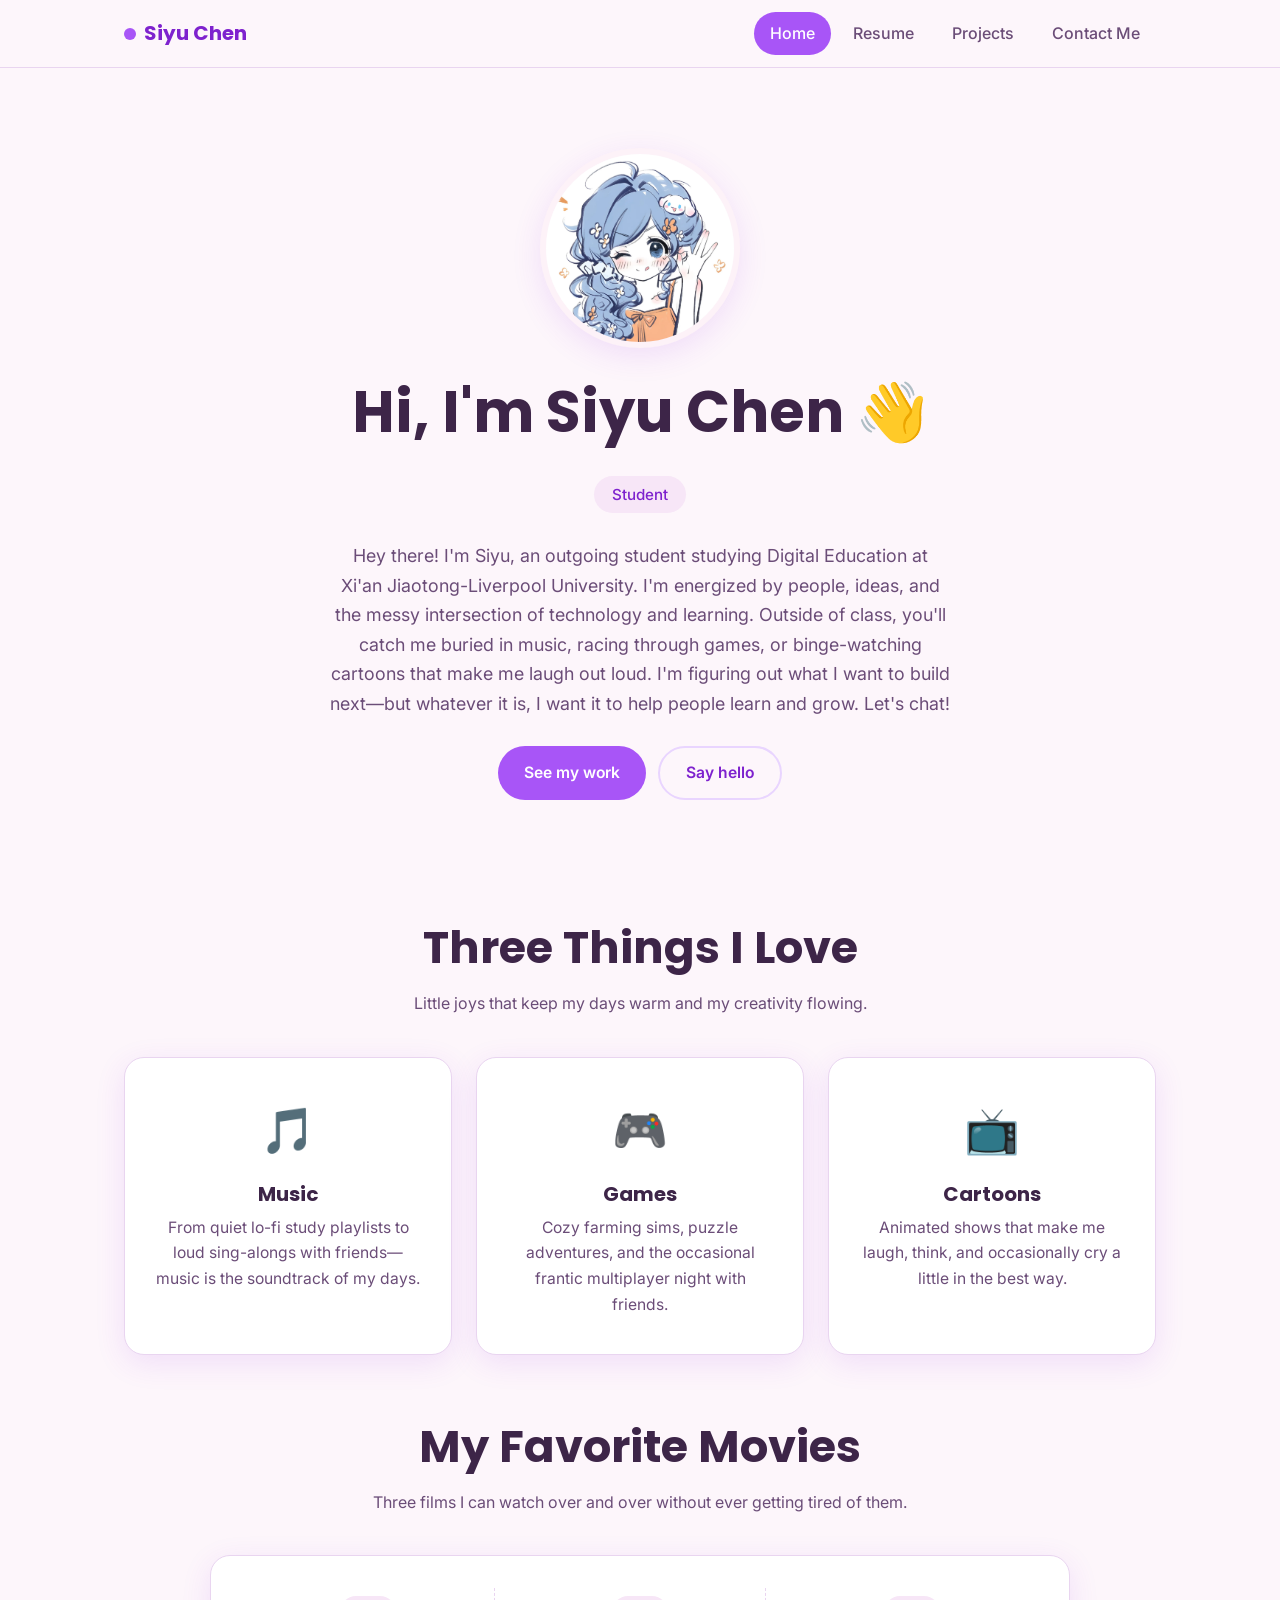
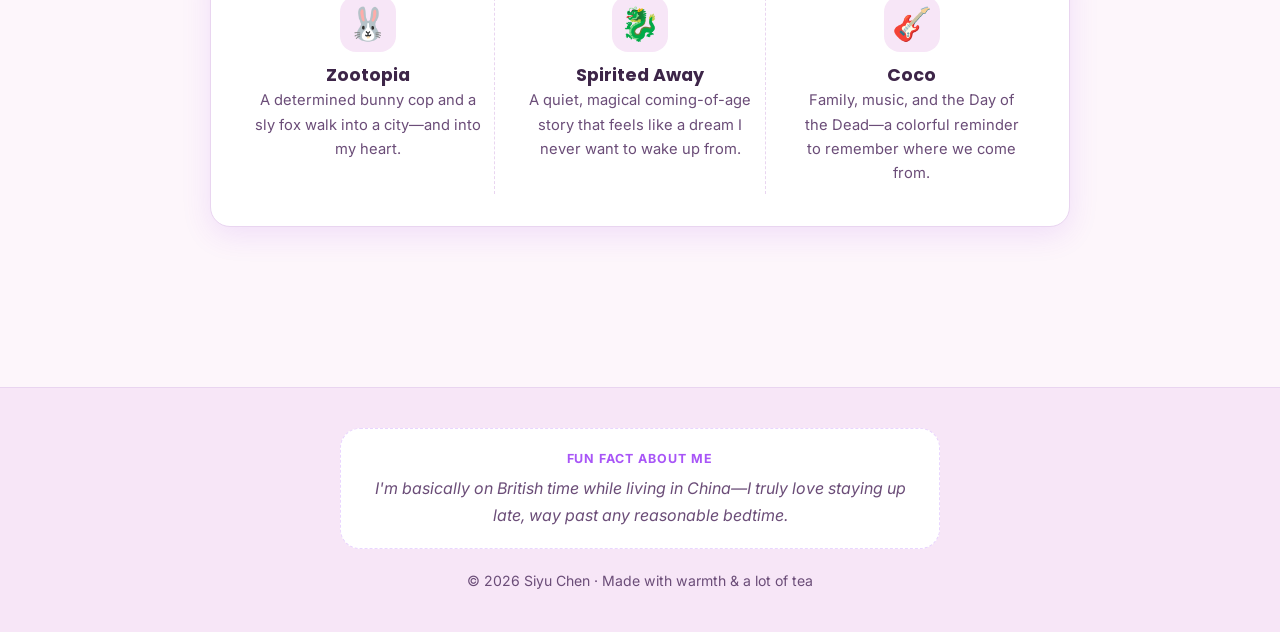
<file: index.html>
<!DOCTYPE html>
<html lang="en">
<head>
  <meta charset="UTF-8" />
  <meta name="viewport" content="width=device-width, initial-scale=1.0" />
  <title>Siyu Chen — Home</title>
  <meta name="description" content="Hi, I'm Siyu Chen. A curious student who loves learning, building small things, and meeting interesting people." />
  <link rel="preconnect" href="https://fonts.googleapis.com" />
  <link rel="preconnect" href="https://fonts.gstatic.com" crossorigin />
  <link href="https://fonts.googleapis.com/css2?family=Inter:wght@400;500;600&family=Poppins:wght@500;600;700&display=swap" rel="stylesheet" />
  <link rel="stylesheet" href="css/styles.css" />
</head>
<body>

  <!-- Navigation -->
  <nav class="nav">
    <div class="nav-inner">
      <a href="index.html" class="brand"><span class="brand-dot"></span>Siyu Chen</a>
      <button class="nav-toggle" aria-label="Toggle menu"><span></span></button>
      <ul class="nav-links">
        <li><a href="index.html">Home</a></li>
        <li><a href="resume.html">Resume</a></li>
        <li><a href="projects.html">Projects</a></li>
        <li><a href="contact.html">Contact Me</a></li>
      </ul>
    </div>
  </nav>

  <main>
    <!-- Hero -->
    <section class="hero">
      <div class="container">
        <div class="hero-inner">
          <img class="headshot" src="images/headshot.jpg" alt="Headshot of Siyu Chen" />
          <h1 class="hero-name">Hi, I'm Siyu Chen 👋</h1>
          <span class="hero-tag">Student</span>
          <p class="hero-intro">
            Hey there! I'm Siyu, an outgoing student studying Digital Education at
            Xi'an Jiaotong-Liverpool University. I'm energized by people, ideas, and
            the messy intersection of technology and learning. Outside of class,
            you'll catch me buried in music, racing through games, or binge-watching
            cartoons that make me laugh out loud. I'm figuring out what I want to
            build next—but whatever it is, I want it to help people learn and grow.
            Let's chat!
          </p>
          <div class="hero-cta">
            <a href="projects.html" class="btn btn-primary">See my work</a>
            <a href="contact.html" class="btn btn-ghost">Say hello</a>
          </div>
        </div>
      </div>
    </section>

    <!-- Three things I like -->
    <section class="section">
      <div class="container">
        <h2 class="section-title">Three Things I Love</h2>
        <p class="section-sub">Little joys that keep my days warm and my creativity flowing.</p>
        <div class="likes-grid">
          <div class="like-card">
            <span class="like-emoji">🎵</span>
            <h3>Music</h3>
            <p>From quiet lo-fi study playlists to loud sing-alongs with friends—music is the soundtrack of my days.</p>
          </div>
          <div class="like-card">
            <span class="like-emoji">🎮</span>
            <h3>Games</h3>
            <p>Cozy farming sims, puzzle adventures, and the occasional frantic multiplayer night with friends.</p>
          </div>
          <div class="like-card">
            <span class="like-emoji">📺</span>
            <h3>Cartoons</h3>
            <p>Animated shows that make me laugh, think, and occasionally cry a little in the best way.</p>
          </div>
        </div>
      </div>
    </section>

    <!-- Favorite movies -->
    <section class="section" style="padding-top:0;">
      <div class="container">
        <h2 class="section-title">My Favorite Movies</h2>
        <p class="section-sub">Three films I can watch over and over without ever getting tired of them.</p>
        <div class="movie-card">
          <ul class="movie-list">
            <li>
              <span class="movie-emoji">🐰</span>
              <div>
                <h3>Zootopia</h3>
                <p>A determined bunny cop and a sly fox walk into a city—and into my heart.</p>
              </div>
            </li>
            <li>
              <span class="movie-emoji">🐉</span>
              <div>
                <h3>Spirited Away</h3>
                <p>A quiet, magical coming-of-age story that feels like a dream I never want to wake up from.</p>
              </div>
            </li>
            <li>
              <span class="movie-emoji">🎸</span>
              <div>
                <h3>Coco</h3>
                <p>Family, music, and the Day of the Dead—a colorful reminder to remember where we come from.</p>
              </div>
            </li>
          </ul>
        </div>
      </div>
    </section>
  </main>

  <!-- Footer with fun fact -->
  <footer class="footer">
    <div class="container">
      <div class="fun-fact">
        <div class="ff-label">Fun Fact About Me</div>
        <p>I'm basically on British time while living in China—I truly love staying up late, way past any reasonable bedtime.</p>
      </div>
      <div class="footer-bottom">
        <p>&copy; 2026 Siyu Chen · Made with warmth &amp; a lot of tea</p>
      </div>
    </div>
  </footer>

  <script src="js/main.js"></script>
</body>
</html>
</file>
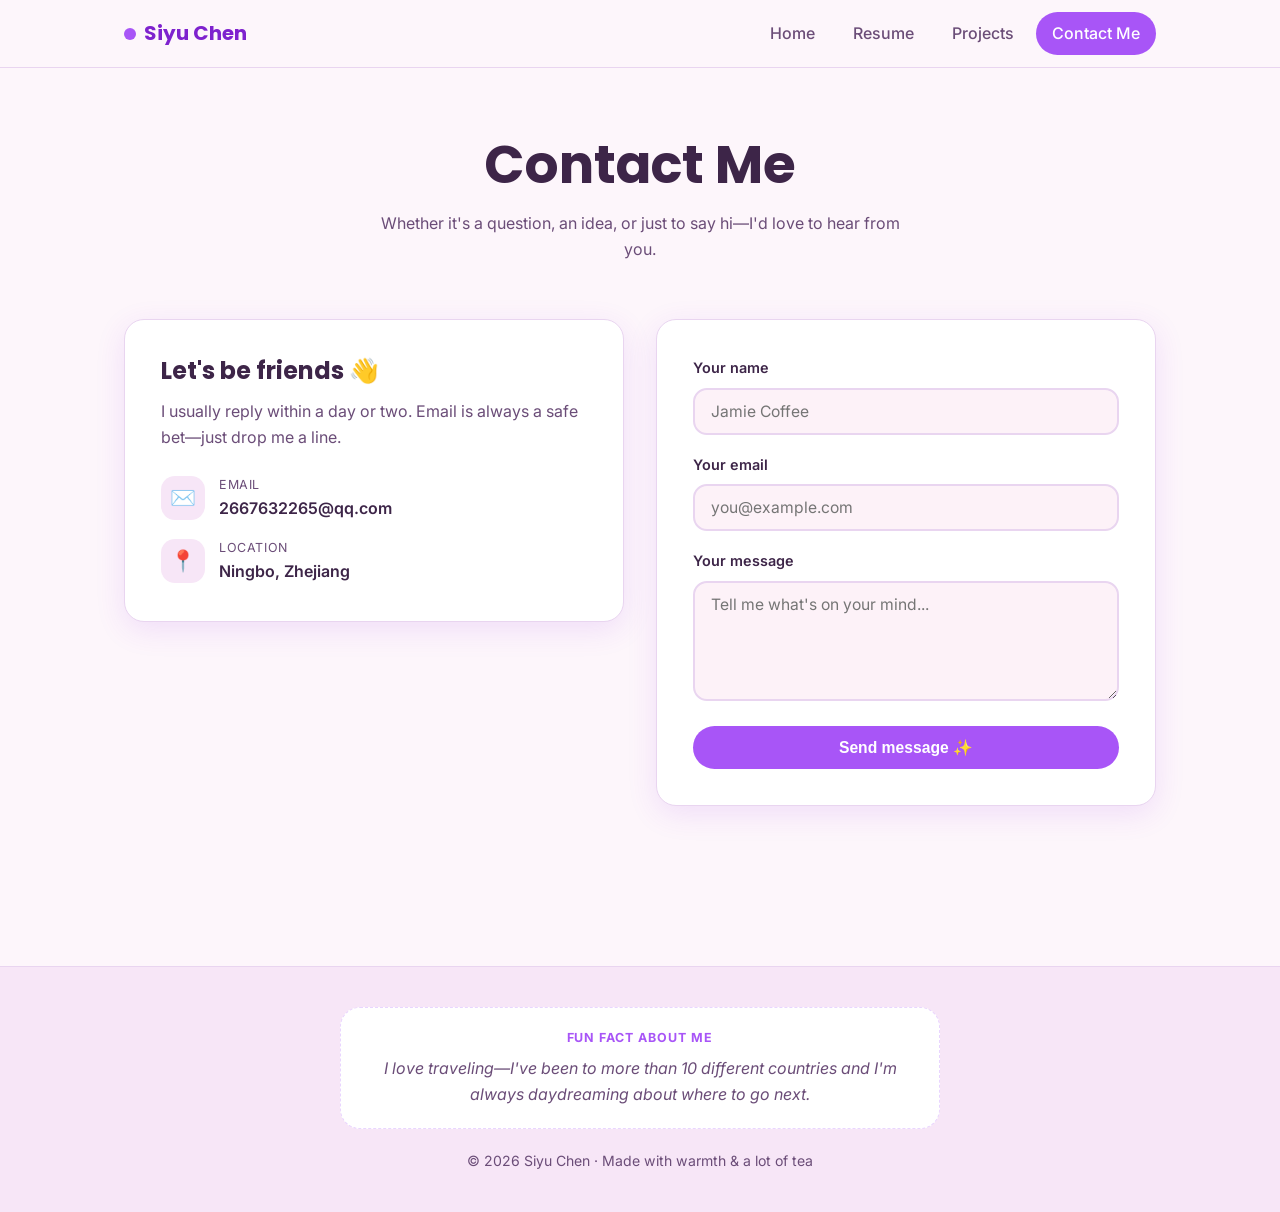
<file: contact.html>
<!DOCTYPE html>
<html lang="en">
<head>
  <meta charset="UTF-8" />
  <meta name="viewport" content="width=device-width, initial-scale=1.0" />
  <title>Siyu Chen — Contact Me</title>
  <meta name="description" content="Get in touch with Siyu Chen." />
  <link rel="preconnect" href="https://fonts.googleapis.com" />
  <link rel="preconnect" href="https://fonts.gstatic.com" crossorigin />
  <link href="https://fonts.googleapis.com/css2?family=Inter:wght@400;500;600&family=Poppins:wght@500;600;700&display=swap" rel="stylesheet" />
  <link rel="stylesheet" href="css/styles.css" />
</head>
<body>

  <!-- Navigation -->
  <nav class="nav">
    <div class="nav-inner">
      <a href="index.html" class="brand"><span class="brand-dot"></span>Siyu Chen</a>
      <button class="nav-toggle" aria-label="Toggle menu"><span></span></button>
      <ul class="nav-links">
        <li><a href="index.html">Home</a></li>
        <li><a href="resume.html">Resume</a></li>
        <li><a href="projects.html">Projects</a></li>
        <li><a href="contact.html">Contact Me</a></li>
      </ul>
    </div>
  </nav>

  <main>
    <section class="page-header">
      <div class="container">
        <h1>Contact Me</h1>
        <p>Whether it's a question, an idea, or just to say hi—I'd love to hear from you.</p>
      </div>
    </section>

    <section class="section" style="padding-top:24px;">
      <div class="container">
        <div class="contact-grid">

          <!-- Contact info -->
          <div class="contact-info">
            <h2>Let's be friends 👋</h2>
            <p>I usually reply within a day or two. Email is always a safe bet—just drop me a line.</p>
            <ul class="contact-list">
              <li>
                <span class="icon">✉️</span>
                <div>
                  <div class="label">Email</div>
                  <div class="value">2667632265@qq.com</div>
                </div>
              </li>
              <li>
                <span class="icon">📍</span>
                <div>
                  <div class="label">Location</div>
                  <div class="value">Ningbo, Zhejiang</div>
                </div>
              </li>
            </ul>
          </div>

          <!-- Contact form -->
          <form class="contact-form">
            <div class="form-group">
              <label for="name">Your name</label>
              <input type="text" id="name" name="name" placeholder="Jamie Coffee" required />
            </div>
            <div class="form-group">
              <label for="email">Your email</label>
              <input type="email" id="email" name="email" placeholder="you@example.com" required />
            </div>
            <div class="form-group">
              <label for="message">Your message</label>
              <textarea id="message" name="message" placeholder="Tell me what's on your mind..." required></textarea>
            </div>
            <button type="submit" class="btn btn-primary" style="width:100%;justify-content:center;">Send message ✨</button>
            <p id="form-note" style="display:none;margin-top:16px;color:var(--accent-dark);font-weight:600;text-align:center;"></p>
          </form>

        </div>
      </div>
    </section>
  </main>

  <footer class="footer">
    <div class="container">
      <div class="fun-fact">
        <div class="ff-label">Fun Fact About Me</div>
        <p>I love traveling—I've been to more than 10 different countries and I'm always daydreaming about where to go next.</p>
      </div>
      <div class="footer-bottom">
        <p>&copy; 2026 Siyu Chen · Made with warmth &amp; a lot of tea</p>
      </div>
    </div>
  </footer>

  <script src="js/main.js"></script>
</body>
</html>
</file>
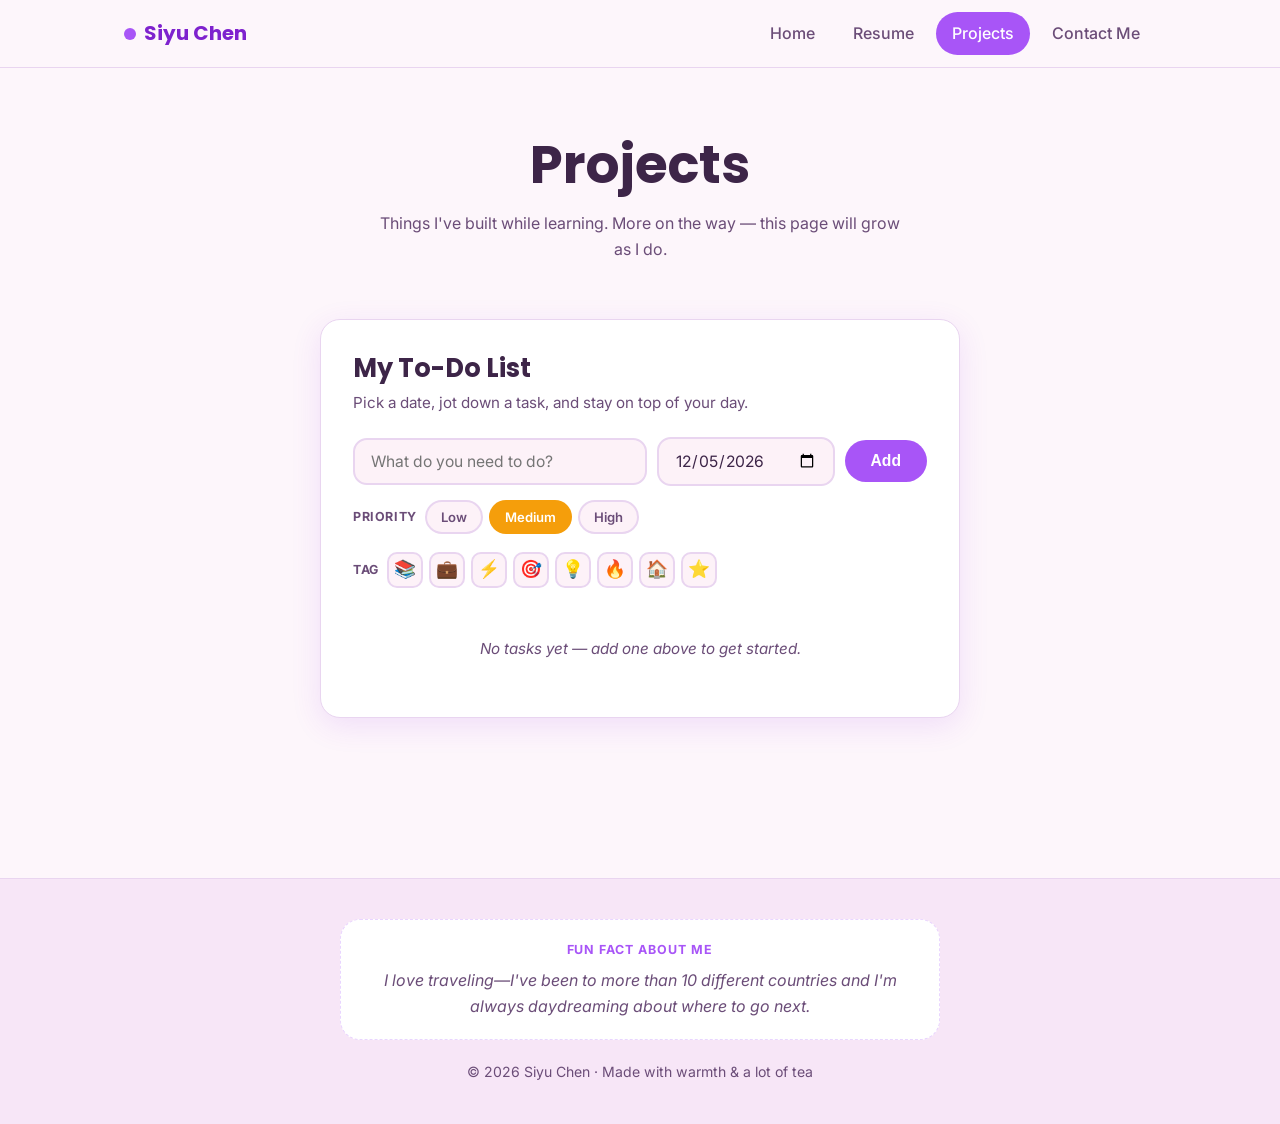
<file: projects.html>
<!DOCTYPE html>
<html lang="en">
<head>
  <meta charset="UTF-8" />
  <meta name="viewport" content="width=device-width, initial-scale=1.0" />
  <title>Siyu Chen — Projects</title>
  <meta name="description" content="A selection of projects built by Siyu Chen." />
  <link rel="preconnect" href="https://fonts.googleapis.com" />
  <link rel="preconnect" href="https://fonts.gstatic.com" crossorigin />
  <link href="https://fonts.googleapis.com/css2?family=Inter:wght@400;500;600&family=Poppins:wght@500;600;700&display=swap" rel="stylesheet" />
  <link rel="stylesheet" href="css/styles.css" />
</head>
<body>

  <!-- Navigation -->
  <nav class="nav">
    <div class="nav-inner">
      <a href="index.html" class="brand"><span class="brand-dot"></span>Siyu Chen</a>
      <button class="nav-toggle" aria-label="Toggle menu"><span></span></button>
      <ul class="nav-links">
        <li><a href="index.html">Home</a></li>
        <li><a href="resume.html">Resume</a></li>
        <li><a href="projects.html">Projects</a></li>
        <li><a href="contact.html">Contact Me</a></li>
      </ul>
    </div>
  </nav>

  <main>
    <section class="page-header">
      <div class="container">
        <h1>Projects</h1>
        <p>Things I've built while learning. More on the way — this page will grow as I do.</p>
      </div>
    </section>

    <section class="section" style="padding-top:24px;">
      <div class="container">
        <div class="todo-app">
          <div class="todo-card">
            <h2 class="todo-title">My To-Do List</h2>
            <p class="todo-sub">Pick a date, jot down a task, and stay on top of your day.</p>
            <form class="todo-form" id="todo-form">
              <div class="todo-form-row">
                <input type="text" id="todo-input" placeholder="What do you need to do?" autocomplete="off" required />
                <input type="date" id="todo-date" required />
                <button type="submit" class="btn btn-primary">Add</button>
              </div>
              <div class="todo-pickers">
                <div class="picker-group">
                  <span class="picker-label">Priority</span>
                  <div class="seg" id="priority-picker" role="group">
                    <button type="button" class="seg-btn" data-priority="low">Low</button>
                    <button type="button" class="seg-btn active" data-priority="medium">Medium</button>
                    <button type="button" class="seg-btn" data-priority="high">High</button>
                  </div>
                </div>
                <div class="picker-group">
                  <span class="picker-label">Tag</span>
                  <div class="emoji-picker" id="emoji-picker">
                    <button type="button" class="emoji-btn" data-emoji="📚" aria-label="Books">📚</button>
                    <button type="button" class="emoji-btn" data-emoji="💼" aria-label="Work">💼</button>
                    <button type="button" class="emoji-btn" data-emoji="⚡" aria-label="Urgent">⚡</button>
                    <button type="button" class="emoji-btn" data-emoji="🎯" aria-label="Goal">🎯</button>
                    <button type="button" class="emoji-btn" data-emoji="💡" aria-label="Idea">💡</button>
                    <button type="button" class="emoji-btn" data-emoji="🔥" aria-label="Hot">🔥</button>
                    <button type="button" class="emoji-btn" data-emoji="🏠" aria-label="Home">🏠</button>
                    <button type="button" class="emoji-btn" data-emoji="⭐" aria-label="Star">⭐</button>
                  </div>
                </div>
              </div>
            </form>
            <p class="todo-count" id="todo-count">0 of 0 tasks completed</p>
            <ul class="todo-list" id="todo-list"></ul>
            <p class="todo-empty" id="todo-empty">No tasks yet — add one above to get started.</p>
          </div>
        </div>
      </div>
    </section>
  </main>

  <footer class="footer">
    <div class="container">
      <div class="fun-fact">
        <div class="ff-label">Fun Fact About Me</div>
        <p>I love traveling—I've been to more than 10 different countries and I'm always daydreaming about where to go next.</p>
      </div>
      <div class="footer-bottom">
        <p>&copy; 2026 Siyu Chen · Made with warmth &amp; a lot of tea</p>
      </div>
    </div>
  </footer>

  <script src="js/main.js?v=2"></script>
</body>
</html>
</file>
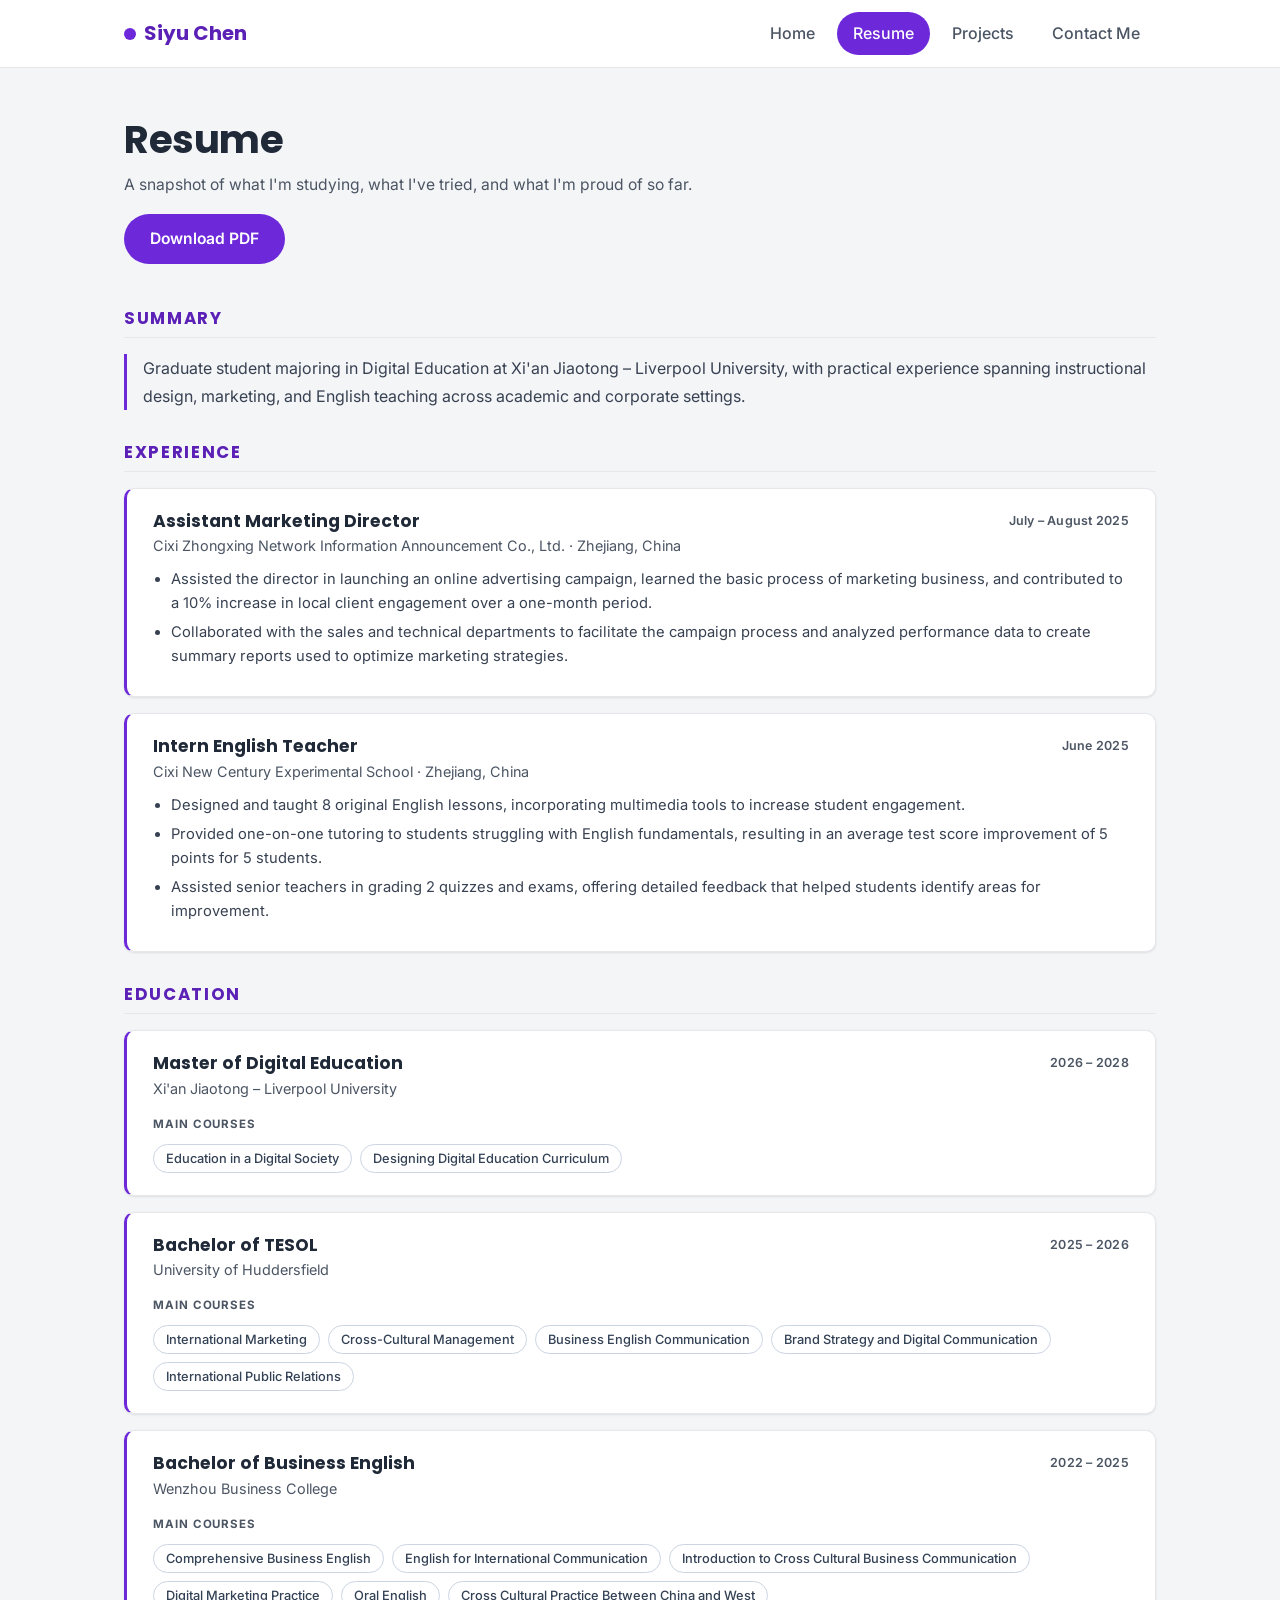
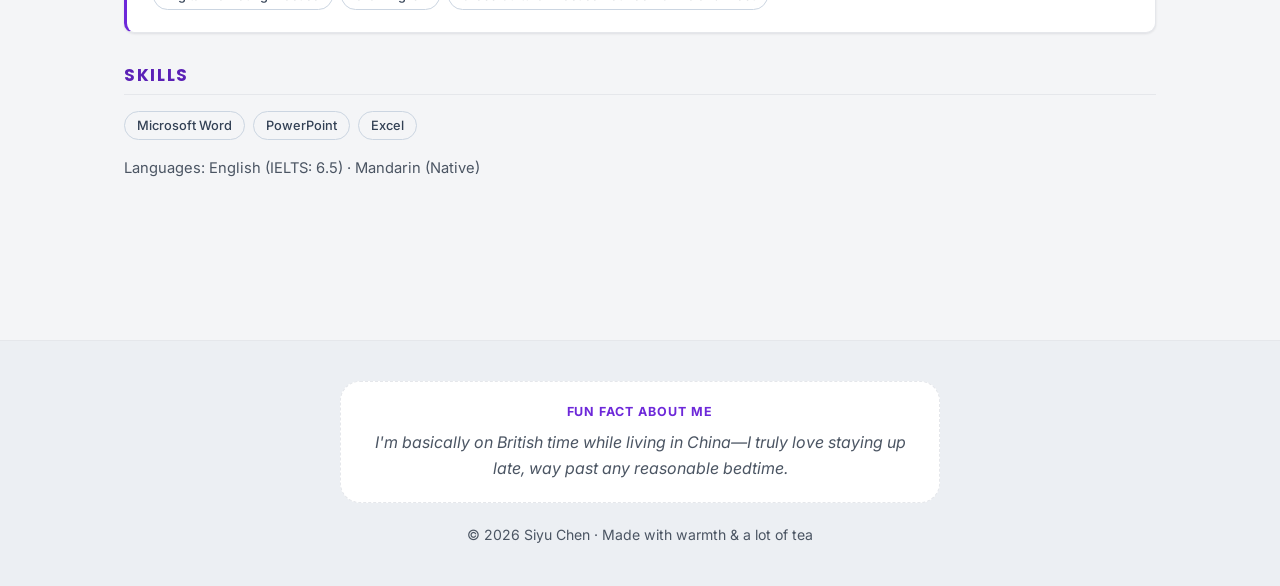
<file: resume.html>
<!DOCTYPE html>
<html lang="en">
<head>
  <meta charset="UTF-8" />
  <meta name="viewport" content="width=device-width, initial-scale=1.0" />
  <title>Siyu Chen — Resume</title>
  <meta name="description" content="The resume of Siyu Chen, a curious student from Ningbo, Zhejiang." />
  <link rel="preconnect" href="https://fonts.googleapis.com" />
  <link rel="preconnect" href="https://fonts.gstatic.com" crossorigin />
  <link href="https://fonts.googleapis.com/css2?family=Inter:wght@400;500;600&family=Poppins:wght@500;600;700&display=swap" rel="stylesheet" />
  <link rel="stylesheet" href="css/styles.css" />
</head>
<body class="page-resume">

  <!-- Navigation -->
  <nav class="nav">
    <div class="nav-inner">
      <a href="index.html" class="brand"><span class="brand-dot"></span>Siyu Chen</a>
      <button class="nav-toggle" aria-label="Toggle menu"><span></span></button>
      <ul class="nav-links">
        <li><a href="index.html">Home</a></li>
        <li><a href="resume.html">Resume</a></li>
        <li><a href="projects.html">Projects</a></li>
        <li><a href="contact.html">Contact Me</a></li>
      </ul>
    </div>
  </nav>

  <main>
    <section class="page-header">
      <div class="container">
        <h1>Resume</h1>
        <p>A snapshot of what I'm studying, what I've tried, and what I'm proud of so far.</p>
        <a class="btn btn-primary resume-download" href="resume.pdf" download>Download PDF</a>
      </div>
    </section>

    <section class="section" style="padding-top:24px;">
      <div class="container">
        <div class="resume-sections">

          <!-- Summary -->
          <section class="resume-section">
            <h2 class="resume-heading">Summary</h2>
            <p class="resume-summary">
              Graduate student majoring in Digital Education at Xi'an Jiaotong – Liverpool
              University, with practical experience spanning instructional design, marketing,
              and English teaching across academic and corporate settings.
            </p>
          </section>

          <!-- Experience -->
          <section class="resume-section">
            <h2 class="resume-heading">Experience</h2>
            <div class="resume-entries">
              <div class="timeline-card">
                <span class="period">July – August 2025</span>
                <h3>Assistant Marketing Director</h3>
                <p class="org">Cixi Zhongxing Network Information Announcement Co., Ltd. · Zhejiang, China</p>
                <ul>
                  <li>Assisted the director in launching an online advertising campaign, learned the basic process of marketing business, and contributed to a 10% increase in local client engagement over a one-month period.</li>
                  <li>Collaborated with the sales and technical departments to facilitate the campaign process and analyzed performance data to create summary reports used to optimize marketing strategies.</li>
                </ul>
              </div>
              <div class="timeline-card">
                <span class="period">June 2025</span>
                <h3>Intern English Teacher</h3>
                <p class="org">Cixi New Century Experimental School · Zhejiang, China</p>
                <ul>
                  <li>Designed and taught 8 original English lessons, incorporating multimedia tools to increase student engagement.</li>
                  <li>Provided one-on-one tutoring to students struggling with English fundamentals, resulting in an average test score improvement of 5 points for 5 students.</li>
                  <li>Assisted senior teachers in grading 2 quizzes and exams, offering detailed feedback that helped students identify areas for improvement.</li>
                </ul>
              </div>
            </div>
          </section>

          <!-- Education -->
          <section class="resume-section">
            <h2 class="resume-heading">Education</h2>
            <div class="resume-entries">
              <div class="timeline-card">
                <span class="period">2026 – 2028</span>
                <h3>Master of Digital Education</h3>
                <p class="org">Xi'an Jiaotong – Liverpool University</p>
                <div class="resume-courses">
                  <span class="courses-label">Main courses</span>
                  <div class="skill-tags">
                    <span>Education in a Digital Society</span>
                    <span>Designing Digital Education Curriculum</span>
                  </div>
                </div>
              </div>
              <div class="timeline-card">
                <span class="period">2025 – 2026</span>
                <h3>Bachelor of TESOL</h3>
                <p class="org">University of Huddersfield</p>
                <div class="resume-courses">
                  <span class="courses-label">Main courses</span>
                  <div class="skill-tags">
                    <span>International Marketing</span>
                    <span>Cross-Cultural Management</span>
                    <span>Business English Communication</span>
                    <span>Brand Strategy and Digital Communication</span>
                    <span>International Public Relations</span>
                  </div>
                </div>
              </div>
              <div class="timeline-card">
                <span class="period">2022 – 2025</span>
                <h3>Bachelor of Business English</h3>
                <p class="org">Wenzhou Business College</p>
                <div class="resume-courses">
                  <span class="courses-label">Main courses</span>
                  <div class="skill-tags">
                    <span>Comprehensive Business English</span>
                    <span>English for International Communication</span>
                    <span>Introduction to Cross Cultural Business Communication</span>
                    <span>Digital Marketing Practice</span>
                    <span>Oral English</span>
                    <span>Cross Cultural Practice Between China and West</span>
                  </div>
                </div>
              </div>
            </div>
          </section>

          <!-- Skills -->
          <section class="resume-section">
            <h2 class="resume-heading">Skills</h2>
            <div class="skill-tags">
              <span>Microsoft Word</span>
              <span>PowerPoint</span>
              <span>Excel</span>
            </div>
            <p class="resume-languages">Languages: English (IELTS: 6.5) · Mandarin (Native)</p>
          </section>

        </div>
      </div>
    </section>
  </main>

  <footer class="footer">
    <div class="container">
      <div class="fun-fact">
        <div class="ff-label">Fun Fact About Me</div>
        <p>I'm basically on British time while living in China—I truly love staying up late, way past any reasonable bedtime.</p>
      </div>
      <div class="footer-bottom">
        <p>&copy; 2026 Siyu Chen · Made with warmth &amp; a lot of tea</p>
      </div>
    </div>
  </footer>

  <script src="js/main.js"></script>
</body>
</html>
</file>
<file: css/styles.css>
/* ===== Base & Reset ===== */
*,
*::before,
*::after {
  margin: 0;
  padding: 0;
  box-sizing: border-box;
}

:root {
  --bg: #fdf6fb;
  --bg-alt: #f7e6f7;
  --card: #ffffff;
  --text: #3d2548;
  --text-soft: #6b4d78;
  --accent: #a855f7;
  --accent-dark: #7e22ce;
  --accent-soft: #e9d5ff;
  --pink: #ec4899;
  --pink-soft: #fbcfe8;
  --cream: #fdf2f8;
  --border: #e9d5f0;
  --radius: 20px;
  --radius-sm: 14px;
  --shadow: 0 8px 30px rgba(147, 51, 234, 0.12);
  --shadow-hover: 0 14px 40px rgba(147, 51, 234, 0.2);
  --maxw: 1080px;
  --nav-h: 68px;
}

html {
  scroll-behavior: smooth;
}

body {
  font-family: "Inter", -apple-system, BlinkMacSystemFont, "Segoe UI", sans-serif;
  background: var(--bg);
  color: var(--text);
  line-height: 1.65;
  min-height: 100vh;
  display: flex;
  flex-direction: column;
}

h1, h2, h3, h4 {
  font-family: "Poppins", "Inter", sans-serif;
  line-height: 1.25;
  color: var(--text);
}

a {
  color: var(--accent-dark);
  text-decoration: none;
  transition: color 0.2s ease;
}

a:hover {
  color: var(--accent);
}

img {
  max-width: 100%;
  display: block;
}

/* ===== Layout helpers ===== */
.container {
  width: 100%;
  max-width: var(--maxw);
  margin: 0 auto;
  padding: 0 24px;
}

main {
  flex: 1;
  padding-top: var(--nav-h);
}

.section {
  padding: 64px 0;
}

.section-title {
  font-size: clamp(1.9rem, 5vw, 2.8rem);
  margin-bottom: 14px;
  text-align: center;
}

.section-sub {
  text-align: center;
  color: var(--text-soft);
  max-width: 560px;
  margin: 0 auto 40px;
}

/* ===== Navigation ===== */
.nav {
  position: fixed;
  top: 0;
  left: 0;
  right: 0;
  height: var(--nav-h);
  background: rgba(253, 246, 251, 0.92);
  backdrop-filter: blur(12px);
  -webkit-backdrop-filter: blur(12px);
  border-bottom: 1px solid var(--border);
  z-index: 100;
}

.nav-inner {
  max-width: var(--maxw);
  margin: 0 auto;
  padding: 0 24px;
  height: 100%;
  display: flex;
  align-items: center;
  justify-content: space-between;
}

.brand {
  font-family: "Poppins", sans-serif;
  font-weight: 700;
  font-size: 1.25rem;
  color: var(--accent-dark);
  display: flex;
  align-items: center;
  gap: 8px;
}

.brand-dot {
  width: 12px;
  height: 12px;
  background: var(--accent);
  border-radius: 50%;
  display: inline-block;
}

.nav-links {
  display: flex;
  gap: 6px;
  list-style: none;
}

.nav-links a {
  display: inline-block;
  padding: 8px 16px;
  border-radius: 999px;
  font-weight: 500;
  color: var(--text-soft);
  transition: all 0.2s ease;
}

.nav-links a:hover {
  background: var(--bg-alt);
  color: var(--accent-dark);
}

.nav-links a.active {
  background: var(--accent);
  color: #fff;
}

.nav-toggle {
  display: none;
  background: none;
  border: none;
  cursor: pointer;
  padding: 8px;
}

.nav-toggle span {
  display: block;
  width: 24px;
  height: 2px;
  background: var(--text);
  border-radius: 2px;
  position: relative;
  transition: 0.3s;
}

.nav-toggle span::before,
.nav-toggle span::after {
  content: "";
  position: absolute;
  left: 0;
  width: 24px;
  height: 2px;
  background: var(--text);
  border-radius: 2px;
  transition: 0.3s;
}

.nav-toggle span::before { top: -8px; }
.nav-toggle span::after { top: 8px; }

/* ===== Hero (Homepage) ===== */
.hero {
  padding: 80px 0 56px;
  text-align: center;
}

.hero-inner {
  display: flex;
  flex-direction: column;
  align-items: center;
  gap: 28px;
}

.headshot {
  width: 200px;
  height: 200px;
  border-radius: 50%;
  object-fit: cover;
  border: 6px solid var(--cream);
  box-shadow: var(--shadow);
  background: var(--accent-soft);
}

.hero-name {
  font-size: clamp(2.3rem, 7vw, 3.6rem);
  font-weight: 700;
}

.hero-tag {
  display: inline-block;
  padding: 6px 18px;
  background: var(--bg-alt);
  color: var(--accent-dark);
  border-radius: 999px;
  font-size: 0.95rem;
  font-weight: 500;
}

.hero-intro {
  max-width: 620px;
  font-size: 1.12rem;
  color: var(--text-soft);
}

.hero-cta {
  display: flex;
  gap: 12px;
  flex-wrap: wrap;
  justify-content: center;
}

.btn {
  display: inline-flex;
  align-items: center;
  gap: 8px;
  padding: 12px 26px;
  border-radius: 999px;
  font-weight: 600;
  font-size: 0.98rem;
  transition: transform 0.18s ease, box-shadow 0.18s ease, background 0.18s ease;
  cursor: pointer;
  border: none;
}

.btn-primary {
  background: var(--accent);
  color: #fff;
}

.btn-primary:hover {
  background: var(--accent-dark);
  transform: translateY(-2px);
  box-shadow: var(--shadow-hover);
  color: #fff;
}

.btn-ghost {
  background: transparent;
  color: var(--accent-dark);
  border: 2px solid var(--accent-soft);
}

.btn-ghost:hover {
  background: var(--bg-alt);
  color: var(--accent-dark);
}

/* ===== Three likes cards ===== */
.likes-grid {
  display: grid;
  grid-template-columns: repeat(3, 1fr);
  gap: 24px;
}

.like-card {
  background: var(--card);
  border-radius: var(--radius);
  padding: 36px 28px;
  text-align: center;
  box-shadow: var(--shadow);
  border: 1px solid var(--border);
  transition: transform 0.22s ease, box-shadow 0.22s ease;
}

.like-card:hover {
  transform: translateY(-6px);
  box-shadow: var(--shadow-hover);
}

.like-emoji {
  font-size: 2.8rem;
  margin-bottom: 14px;
  display: block;
}

.like-card h3 {
  font-size: 1.25rem;
  margin-bottom: 8px;
}

.like-card p {
  color: var(--text-soft);
  font-size: 0.98rem;
}

/* ===== Favorite movies ===== */
.movie-card {
  max-width: 860px;
  margin: 0 auto;
  background: var(--card);
  border-radius: var(--radius);
  padding: 32px;
  box-shadow: var(--shadow);
  border: 1px solid var(--border);
}

.movie-list {
  list-style: none;
  display: flex;
  flex-direction: row;
  gap: 20px;
}

.movie-list li {
  flex: 1;
  display: flex;
  flex-direction: column;
  align-items: center;
  text-align: center;
  gap: 12px;
  padding: 8px 12px;
  border-right: 1px dashed var(--border);
}

.movie-list li:last-child {
  border-right: none;
}

.movie-emoji {
  font-size: 2rem;
  flex-shrink: 0;
  width: 56px;
  height: 56px;
  display: flex;
  align-items: center;
  justify-content: center;
  background: var(--bg-alt);
  border-radius: 16px;
}

.movie-list h3 {
  font-size: 1.1rem;
  margin-bottom: 2px;
}

.movie-list p {
  color: var(--text-soft);
  font-size: 0.92rem;
}

@media (max-width: 680px) {
  .movie-list {
    flex-direction: column;
  }
  .movie-list li {
    border-right: none;
    border-bottom: 1px dashed var(--border);
    padding-bottom: 16px;
  }
  .movie-list li:last-child {
    border-bottom: none;
    padding-bottom: 0;
  }
}

/* ===== Page header (sub-pages) ===== */
.page-header {
  padding: 64px 0 32px;
  text-align: center;
}

.page-header h1 {
  font-size: clamp(2.3rem, 6vw, 3.3rem);
}

.page-header p {
  color: var(--text-soft);
  max-width: 540px;
  margin: 12px auto 0;
}

/* ===== Resume ===== */
.resume-grid {
  display: grid;
  grid-template-columns: 1fr 2fr;
  gap: 32px;
  margin-top: 24px;
}

.resume-side {
  background: var(--card);
  border-radius: var(--radius);
  padding: 32px;
  box-shadow: var(--shadow);
  border: 1px solid var(--border);
  height: fit-content;
  position: sticky;
  top: calc(var(--nav-h) + 24px);
}

.resume-side h3 {
  font-size: 1.1rem;
  margin-bottom: 8px;
  color: var(--accent-dark);
}

.resume-side .meta-block {
  margin-bottom: 22px;
}

.resume-side p {
  color: var(--text-soft);
  font-size: 0.94rem;
}

.skill-tags {
  display: flex;
  flex-wrap: wrap;
  gap: 8px;
}

.skill-tags span {
  background: var(--bg-alt);
  color: var(--accent-dark);
  padding: 5px 14px;
  border-radius: 999px;
  font-size: 0.85rem;
  font-weight: 500;
}

.resume-main {
  display: flex;
  flex-direction: column;
  gap: 24px;
}

.timeline-card {
  background: var(--card);
  border-radius: var(--radius);
  padding: 28px 30px;
  box-shadow: var(--shadow);
  border: 1px solid var(--border);
}

.timeline-card .period {
  display: inline-block;
  font-size: 0.82rem;
  font-weight: 600;
  color: var(--accent);
  background: var(--bg-alt);
  padding: 4px 12px;
  border-radius: 999px;
  margin-bottom: 10px;
}

.timeline-card h3 {
  font-size: 1.2rem;
  margin-bottom: 2px;
}

.timeline-card .org {
  color: var(--text-soft);
  font-size: 0.95rem;
  margin-bottom: 10px;
}

.timeline-card ul {
  margin-left: 18px;
  color: var(--text-soft);
}

.timeline-card ul li {
  margin-bottom: 6px;
}

/* ===== Resume sections ===== */
.resume-sections {
  display: flex;
  flex-direction: column;
  gap: 40px;
}

.resume-heading {
  font-size: 1.5rem;
  margin-bottom: 18px;
  color: var(--accent-dark);
  border-bottom: 2px solid var(--border);
  padding-bottom: 8px;
}

.resume-summary {
  color: var(--text-soft);
  font-size: 1.02rem;
  line-height: 1.7;
  max-width: 760px;
}

.resume-entries {
  display: flex;
  flex-direction: column;
  gap: 20px;
}

.resume-languages {
  margin-top: 16px;
  color: var(--text-soft);
  font-size: 0.94rem;
}

.resume-courses {
  margin-top: 14px;
}

.courses-label {
  display: block;
  font-size: 0.82rem;
  font-weight: 700;
  text-transform: uppercase;
  letter-spacing: 0.05em;
  color: var(--text-soft);
  margin-bottom: 10px;
}

/* ===== Projects ===== */
.projects-grid {
  display: grid;
  grid-template-columns: repeat(2, 1fr);
  gap: 28px;
}

.project-card {
  background: var(--card);
  border-radius: var(--radius);
  overflow: hidden;
  box-shadow: var(--shadow);
  border: 1px solid var(--border);
  transition: transform 0.22s ease, box-shadow 0.22s ease;
  display: flex;
  flex-direction: column;
}

.project-card:hover {
  transform: translateY(-6px);
  box-shadow: var(--shadow-hover);
}

.project-img {
  width: 100%;
  aspect-ratio: 16 / 9;
  object-fit: cover;
  background: var(--accent-soft);
}

.project-body {
  padding: 24px 26px;
  display: flex;
  flex-direction: column;
  gap: 10px;
  flex: 1;
}

.project-body h3 {
  font-size: 1.25rem;
}

.project-body p {
  color: var(--text-soft);
  font-size: 0.96rem;
  flex: 1;
}

.project-tags {
  display: flex;
  flex-wrap: wrap;
  gap: 8px;
}

.project-tags span {
  font-size: 0.8rem;
  font-weight: 500;
  color: var(--accent-dark);
  background: var(--bg-alt);
  padding: 4px 12px;
  border-radius: 999px;
}

.project-link {
  margin-top: 4px;
  font-weight: 600;
  font-size: 0.92rem;
}

/* ===== Contact ===== */
.contact-grid {
  display: grid;
  grid-template-columns: 1fr 1fr;
  gap: 32px;
  align-items: start;
}

.contact-info {
  background: var(--card);
  border-radius: var(--radius);
  padding: 36px;
  box-shadow: var(--shadow);
  border: 1px solid var(--border);
}

.contact-info h2 {
  font-size: 1.5rem;
  margin-bottom: 12px;
}

.contact-info p {
  color: var(--text-soft);
  margin-bottom: 24px;
}

.contact-list {
  list-style: none;
  display: flex;
  flex-direction: column;
  gap: 16px;
}

.contact-list li {
  display: flex;
  align-items: center;
  gap: 14px;
}

.contact-list .icon {
  width: 44px;
  height: 44px;
  border-radius: 14px;
  background: var(--bg-alt);
  display: flex;
  align-items: center;
  justify-content: center;
  font-size: 1.3rem;
  flex-shrink: 0;
}

.contact-list .label {
  font-size: 0.78rem;
  color: var(--text-soft);
  text-transform: uppercase;
  letter-spacing: 0.05em;
}

.contact-list .value {
  font-weight: 600;
}

.contact-form {
  background: var(--card);
  border-radius: var(--radius);
  padding: 36px;
  box-shadow: var(--shadow);
  border: 1px solid var(--border);
}

.form-group {
  margin-bottom: 18px;
}

.form-group label {
  display: block;
  font-weight: 600;
  font-size: 0.9rem;
  margin-bottom: 8px;
}

.form-group input,
.form-group textarea {
  width: 100%;
  padding: 12px 16px;
  border: 2px solid var(--border);
  border-radius: var(--radius-sm);
  background: var(--cream);
  font-family: inherit;
  font-size: 0.98rem;
  color: var(--text);
  transition: border-color 0.2s ease;
}

.form-group input:focus,
.form-group textarea:focus {
  outline: none;
  border-color: var(--accent);
}

.form-group textarea {
  resize: vertical;
  min-height: 120px;
}

/* ===== To-Do App ===== */
.todo-app {
  max-width: 640px;
  margin: 0 auto;
}

.todo-card {
  background: var(--card);
  border-radius: var(--radius);
  padding: 32px;
  box-shadow: var(--shadow);
  border: 1px solid var(--border);
}

.todo-title {
  font-size: 1.6rem;
  margin-bottom: 6px;
}

.todo-sub {
  color: var(--text-soft);
  font-size: 0.95rem;
  margin-bottom: 22px;
}

.todo-form {
  display: flex;
  flex-direction: column;
  gap: 14px;
  margin-bottom: 24px;
}

.todo-form-row {
  display: flex;
  gap: 10px;
  align-items: center;
}

.todo-form input[type="text"],
.todo-form input[type="date"] {
  padding: 12px 16px;
  border: 2px solid var(--border);
  border-radius: var(--radius-sm);
  background: var(--cream);
  font-family: inherit;
  font-size: 0.98rem;
  color: var(--text);
  transition: border-color 0.2s ease;
}

.todo-form input[type="text"] {
  flex: 1;
  min-width: 0;
}

.todo-form input[type="date"] {
  flex-shrink: 0;
}

.todo-form input:focus {
  outline: none;
  border-color: var(--accent);
}

.todo-form .btn {
  flex-shrink: 0;
}

.todo-pickers {
  display: flex;
  gap: 18px;
  flex-wrap: wrap;
  align-items: center;
}

.picker-group {
  display: flex;
  align-items: center;
  gap: 8px;
}

.picker-label {
  font-size: 0.78rem;
  font-weight: 700;
  text-transform: uppercase;
  letter-spacing: 0.05em;
  color: var(--text-soft);
}

.seg {
  display: flex;
  gap: 6px;
}

.seg-btn {
  padding: 7px 14px;
  border: 2px solid var(--border);
  background: var(--cream);
  border-radius: 999px;
  font-family: inherit;
  font-size: 0.82rem;
  font-weight: 600;
  cursor: pointer;
  color: var(--text-soft);
  transition: all 0.2s ease;
}

.seg-btn:hover {
  background: var(--bg-alt);
}

.seg-btn.active {
  color: #fff;
  border-color: transparent;
}

.seg-btn.active[data-priority="low"] { background: #22c55e; }
.seg-btn.active[data-priority="medium"] { background: #f59e0b; }
.seg-btn.active[data-priority="high"] { background: #ef4444; }

.emoji-picker {
  display: flex;
  gap: 6px;
  flex-wrap: wrap;
}

.emoji-btn {
  width: 36px;
  height: 36px;
  border: 2px solid var(--border);
  background: var(--cream);
  border-radius: 10px;
  font-size: 1.1rem;
  cursor: pointer;
  display: flex;
  align-items: center;
  justify-content: center;
  transition: all 0.2s ease;
}

.emoji-btn:hover {
  background: var(--bg-alt);
  transform: translateY(-1px);
}

.emoji-btn.active {
  border-color: var(--accent);
  background: var(--accent-soft);
}

.todo-count {
  font-size: 0.88rem;
  font-weight: 600;
  color: var(--text-soft);
  margin-bottom: 14px;
  display: none;
}

.todo-list {
  list-style: none;
  display: flex;
  flex-direction: column;
  gap: 10px;
}

.todo-item {
  display: flex;
  align-items: center;
  gap: 14px;
  padding: 14px 16px;
  background: var(--cream);
  border: 1px solid var(--border);
  border-radius: var(--radius-sm);
  transition: background 0.2s ease;
}

.todo-item:hover {
  background: var(--bg-alt);
}

.todo-check {
  appearance: none;
  -webkit-appearance: none;
  width: 24px;
  height: 24px;
  border: 2px solid var(--accent-soft);
  border-radius: 50%;
  background: var(--card);
  cursor: pointer;
  flex-shrink: 0;
  display: inline-flex;
  align-items: center;
  justify-content: center;
  transition: all 0.2s ease;
}

.todo-check:checked {
  background: var(--accent);
  border-color: var(--accent);
}

.todo-check:checked::after {
  content: "";
  width: 10px;
  height: 6px;
  border-left: 2px solid #fff;
  border-bottom: 2px solid #fff;
  transform: rotate(-45deg) translateY(-1px);
}

.todo-content {
  flex: 1;
  display: flex;
  flex-direction: column;
  gap: 2px;
  min-width: 0;
}

.todo-text {
  font-size: 1rem;
  color: var(--text);
  word-break: break-word;
  transition: color 0.2s ease;
  cursor: text;
  padding: 2px 4px;
  border-radius: 6px;
}

.todo-text:hover {
  background: var(--bg-alt);
}

.todo-edit {
  width: 100%;
  padding: 4px 8px;
  border: 2px solid var(--accent);
  border-radius: 8px;
  background: var(--card);
  font-family: inherit;
  font-size: 1rem;
  color: var(--text);
  outline: none;
}

.todo-date {
  font-size: 0.82rem;
  color: var(--text-soft);
  font-weight: 500;
}

.todo-emoji {
  font-size: 1.4rem;
  line-height: 1;
  flex-shrink: 0;
}

.todo-meta {
  display: flex;
  align-items: center;
  gap: 8px;
  flex-wrap: wrap;
}

.todo-priority {
  font-size: 0.7rem;
  font-weight: 700;
  padding: 2px 10px;
  border-radius: 999px;
  text-transform: uppercase;
  letter-spacing: 0.04em;
}

.priority-low { background: #dcfce7; color: #15803d; }
.priority-medium { background: #fef3c7; color: #b45309; }
.priority-high { background: #fee2e2; color: #b91c1c; }

.todo-item.done .todo-text {
  text-decoration: line-through;
  color: var(--text-soft);
}

.todo-delete {
  background: none;
  border: none;
  color: var(--text-soft);
  font-size: 1.2rem;
  line-height: 1;
  width: 32px;
  height: 32px;
  border-radius: 50%;
  cursor: pointer;
  display: flex;
  align-items: center;
  justify-content: center;
  transition: background 0.2s ease, color 0.2s ease;
  flex-shrink: 0;
}

.todo-delete:hover {
  background: var(--pink-soft);
  color: var(--pink);
}

.todo-empty {
  text-align: center;
  color: var(--text-soft);
  font-style: italic;
  padding: 24px 0;
  font-size: 0.95rem;
}

/* ===== Footer ===== */
.footer {
  background: var(--bg-alt);
  border-top: 1px solid var(--border);
  padding: 40px 0;
  text-align: center;
  margin-top: 96px;
}

.fun-fact {
  max-width: 600px;
  margin: 0 auto 20px;
  padding: 20px 28px;
  background: var(--card);
  border-radius: var(--radius);
  border: 1px dashed var(--accent-soft);
}

.fun-fact .ff-label {
  font-size: 0.78rem;
  font-weight: 700;
  text-transform: uppercase;
  letter-spacing: 0.08em;
  color: var(--accent);
  margin-bottom: 6px;
}

.fun-fact p {
  color: var(--text-soft);
  font-style: italic;
}

.footer-bottom {
  color: var(--text-soft);
  font-size: 0.88rem;
}

.footer-bottom a {
  margin: 0 8px;
}

/* ===== Responsive ===== */
@media (max-width: 860px) {
  .resume-grid {
    grid-template-columns: 1fr;
  }
  .resume-side {
    position: static;
  }
}

@media (max-width: 760px) {
  .nav-links {
    position: fixed;
    top: var(--nav-h);
    left: 0;
    right: 0;
    background: var(--bg);
    flex-direction: column;
    gap: 0;
    padding: 8px 24px 20px;
    border-bottom: 1px solid var(--border);
    box-shadow: var(--shadow);
    transform: translateY(-150%);
    transition: transform 0.3s ease;
  }
  .nav-links.open {
    transform: translateY(0);
  }
  .nav-links a {
    padding: 12px 16px;
    border-radius: 12px;
  }
  .nav-toggle {
    display: block;
  }
  .nav-toggle.active span {
    background: transparent;
  }
  .nav-toggle.active span::before {
    top: 0;
    transform: rotate(45deg);
  }
  .nav-toggle.active span::after {
    top: 0;
    transform: rotate(-45deg);
  }

  .likes-grid {
    grid-template-columns: 1fr;
  }
  .projects-grid {
    grid-template-columns: 1fr;
  }
  .contact-grid {
    grid-template-columns: 1fr;
  }
}

@media (max-width: 480px) {
  .section {
    padding: 48px 0;
  }
  .hero {
    padding: 56px 0 40px;
  }
  .headshot {
    width: 150px;
    height: 150px;
  }
  .btn {
    width: 100%;
    justify-content: center;
  }
  .hero-cta {
    flex-direction: column;
  }
}

@media (max-width: 560px) {
  .todo-card {
    padding: 24px 20px;
  }
  .todo-form-row {
    flex-wrap: wrap;
  }
  .todo-form-row input[type="text"] {
    flex-basis: 100%;
  }
  .todo-form-row input[type="date"] {
    flex: 1;
    min-width: 0;
  }
}

/* ===== Resume page: professional theme (scoped, content unchanged) ===== */
.page-resume {
  --bg: #f4f5f7;
  --bg-alt: #eceff3;
  --card: #ffffff;
  --text: #1f2937;
  --text-soft: #4b5563;
  --accent: #6d28d9;
  --accent-dark: #5b21b6;
  --accent-soft: #ede9fe;
  --pink: #b91c1c;
  --pink-soft: #fee2e2;
  --cream: #f9fafb;
  --border: #e5e7eb;
  --shadow: 0 1px 3px rgba(15, 23, 42, 0.06), 0 1px 2px rgba(15, 23, 42, 0.04);
  --shadow-hover: 0 4px 12px rgba(15, 23, 42, 0.08);
  background: var(--bg);
}

.page-resume .nav {
  background: rgba(255, 255, 255, 0.95);
}

.page-resume .nav-links a:hover {
  background: var(--bg-alt);
}

.page-resume .nav-links a.active {
  background: var(--accent);
}

.page-resume .page-header {
  text-align: left;
  padding: 48px 0 20px;
}

.page-resume .page-header h1 {
  font-size: clamp(1.8rem, 4vw, 2.4rem);
  letter-spacing: -0.01em;
}

.page-resume .page-header p {
  margin: 8px 0 0;
  max-width: 640px;
  font-size: 0.98rem;
}

.page-resume .resume-sections {
  gap: 32px;
}

.page-resume .resume-heading {
  font-size: 1.05rem;
  text-transform: uppercase;
  letter-spacing: 0.1em;
  color: var(--accent-dark);
  border-bottom: 1px solid var(--border);
  padding-bottom: 8px;
  margin-bottom: 16px;
}

.page-resume .resume-summary {
  font-size: 1rem;
  line-height: 1.75;
  color: #374151;
  border-left: 3px solid var(--accent);
  padding-left: 16px;
  max-width: none;
}

.page-resume .resume-entries {
  gap: 16px;
}

.page-resume .timeline-card {
  padding: 22px 26px;
  border-radius: 10px;
  border: 1px solid var(--border);
  border-left: 3px solid var(--accent);
  box-shadow: var(--shadow);
}

.page-resume .timeline-card h3 {
  font-size: 1.08rem;
  color: var(--text);
}

.page-resume .timeline-card .org {
  font-size: 0.9rem;
  color: var(--text-soft);
  margin-bottom: 10px;
}

.page-resume .timeline-card .period {
  background: transparent;
  color: var(--text-soft);
  font-size: 0.78rem;
  letter-spacing: 0.02em;
  padding: 0;
  display: block;
  margin-bottom: 8px;
}

.page-resume .timeline-card ul {
  font-size: 0.92rem;
  color: #374151;
}

.page-resume .timeline-card ul li {
  margin-bottom: 6px;
  line-height: 1.6;
}

.page-resume .courses-label {
  font-size: 0.72rem;
  letter-spacing: 0.08em;
}

.page-resume .skill-tags span {
  background: transparent;
  border: 1px solid #cbd5e1;
  color: #334155;
  font-size: 0.8rem;
  font-weight: 500;
  padding: 3px 12px;
}

.page-resume .resume-languages {
  font-size: 0.92rem;
}

.page-resume .footer {
  background: #eceff3;
  border-top-color: var(--border);
}

.page-resume .fun-fact {
  border-color: var(--border);
}

/* Date sits on the right of the job title on wide screens */
@media (min-width: 641px) {
  .page-resume .timeline-card {
    position: relative;
  }
  .page-resume .timeline-card .period {
    position: absolute;
    top: 22px;
    right: 26px;
    margin-bottom: 0;
  }
  .page-resume .timeline-card h3 {
    padding-right: 150px;
  }
}

.page-resume .resume-download {
  margin-top: 16px;
}

/* Clean printout for PDF applications */
@media print {
  .page-resume {
    --bg: #ffffff;
  }
  .page-resume .nav,
  .page-resume .footer,
  .page-resume .resume-download {
    display: none;
  }
  .page-resume main {
    padding-top: 0;
  }
  .page-resume .section,
  .page-resume .page-header {
    padding-top: 12px;
    padding-bottom: 12px;
  }
  .page-resume .timeline-card {
    box-shadow: none;
    break-inside: avoid;
  }
}
</file>
